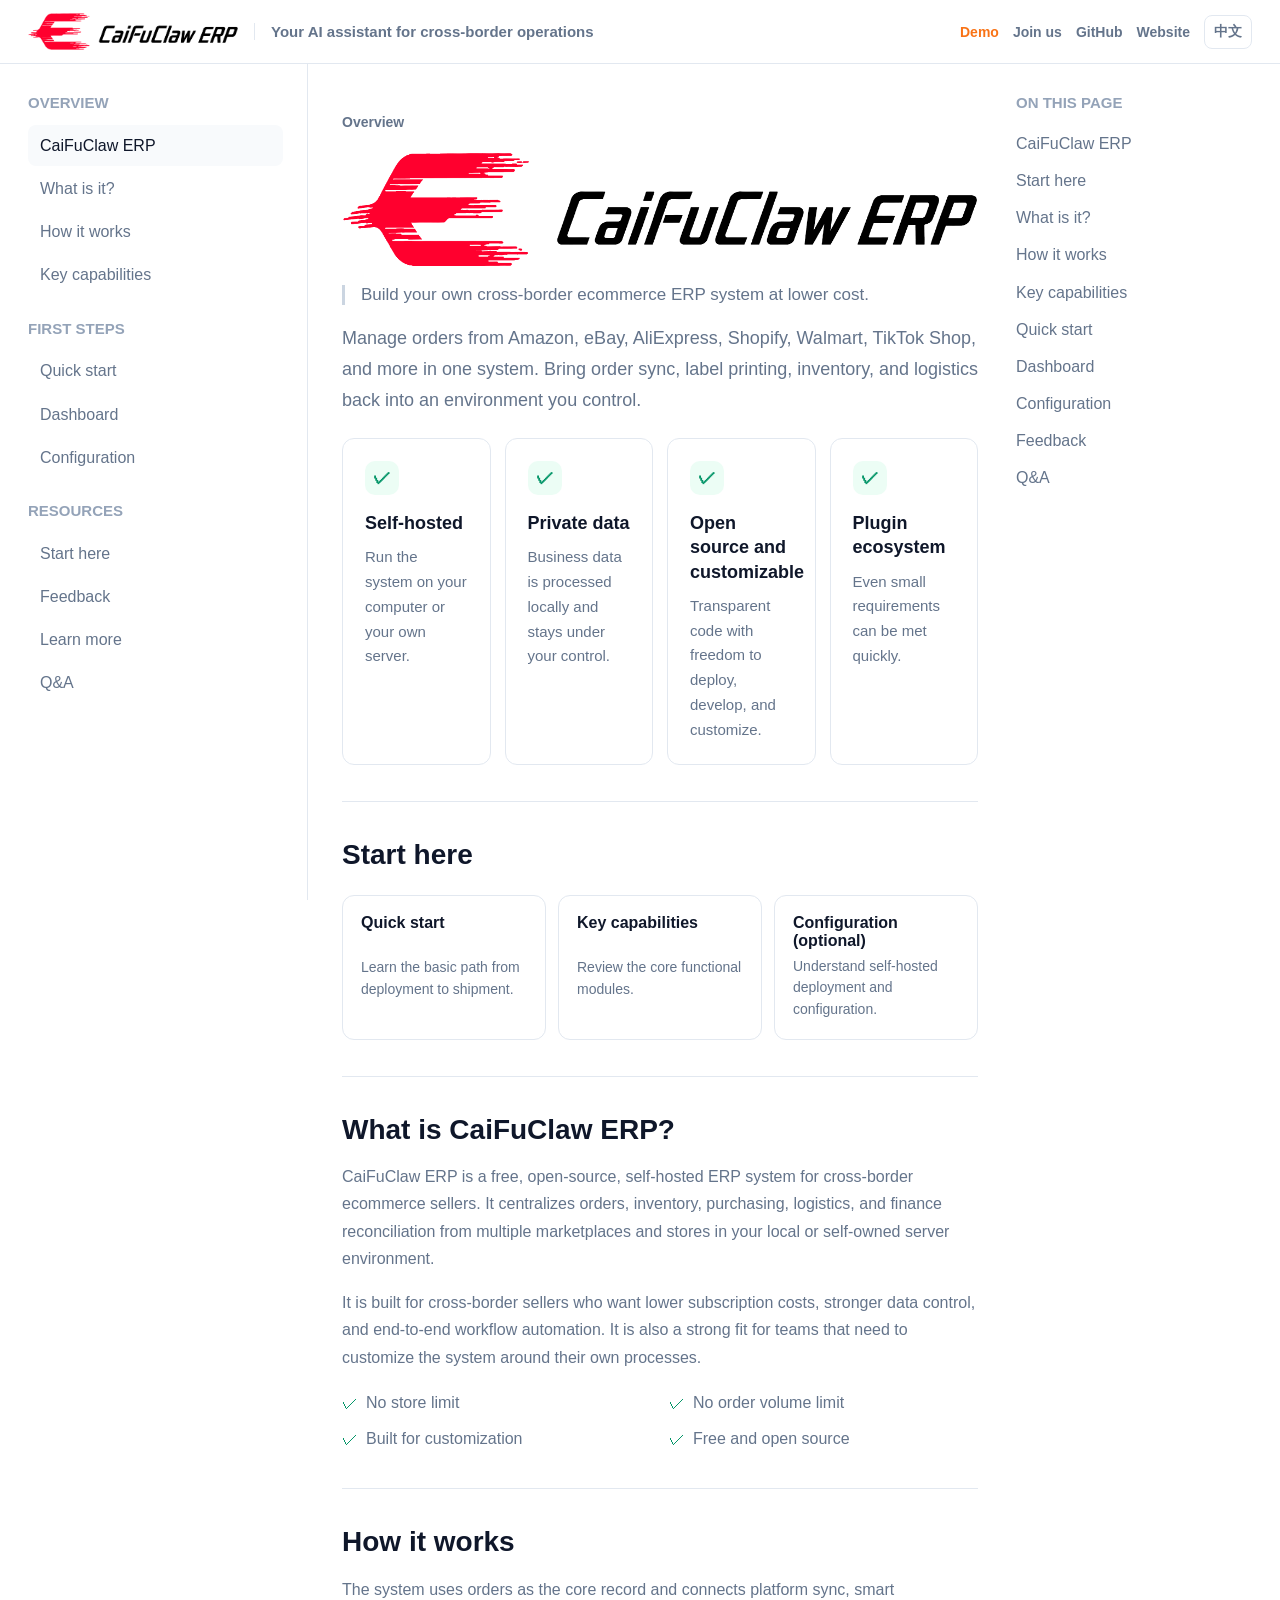
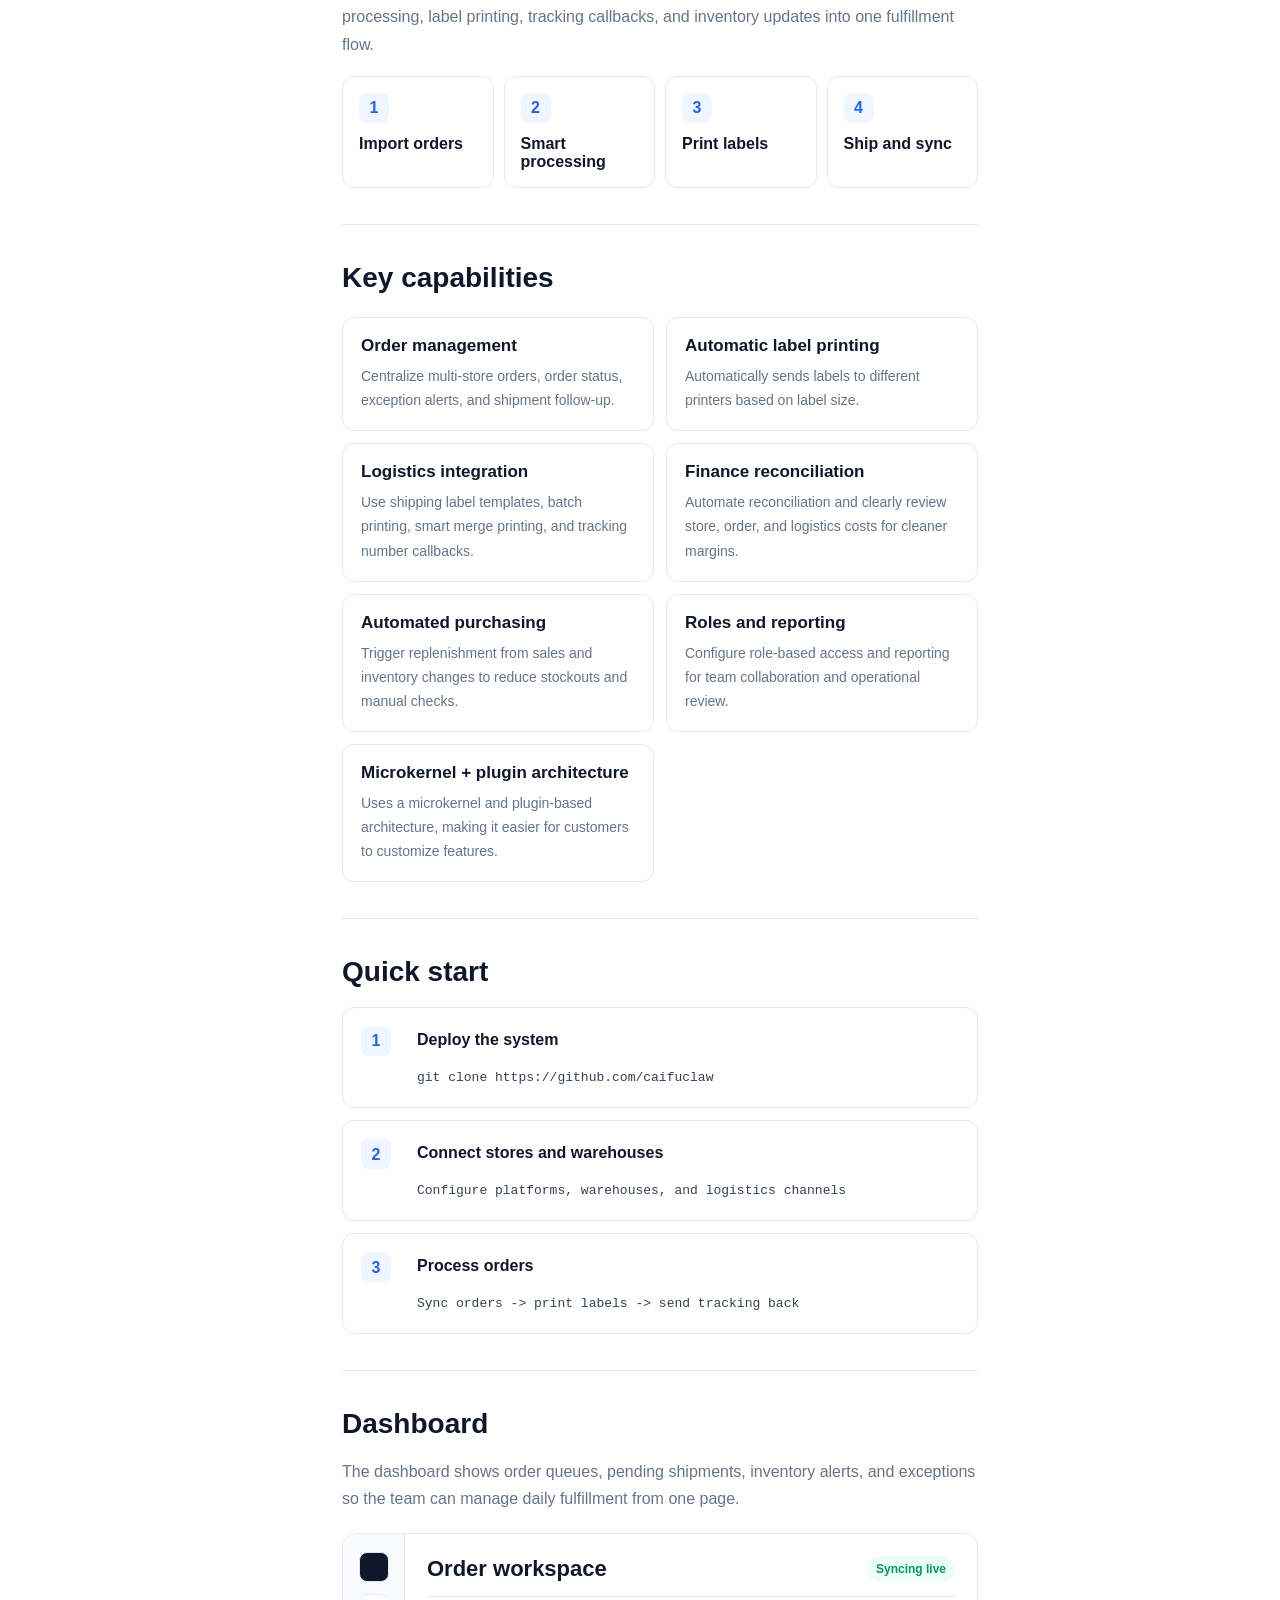
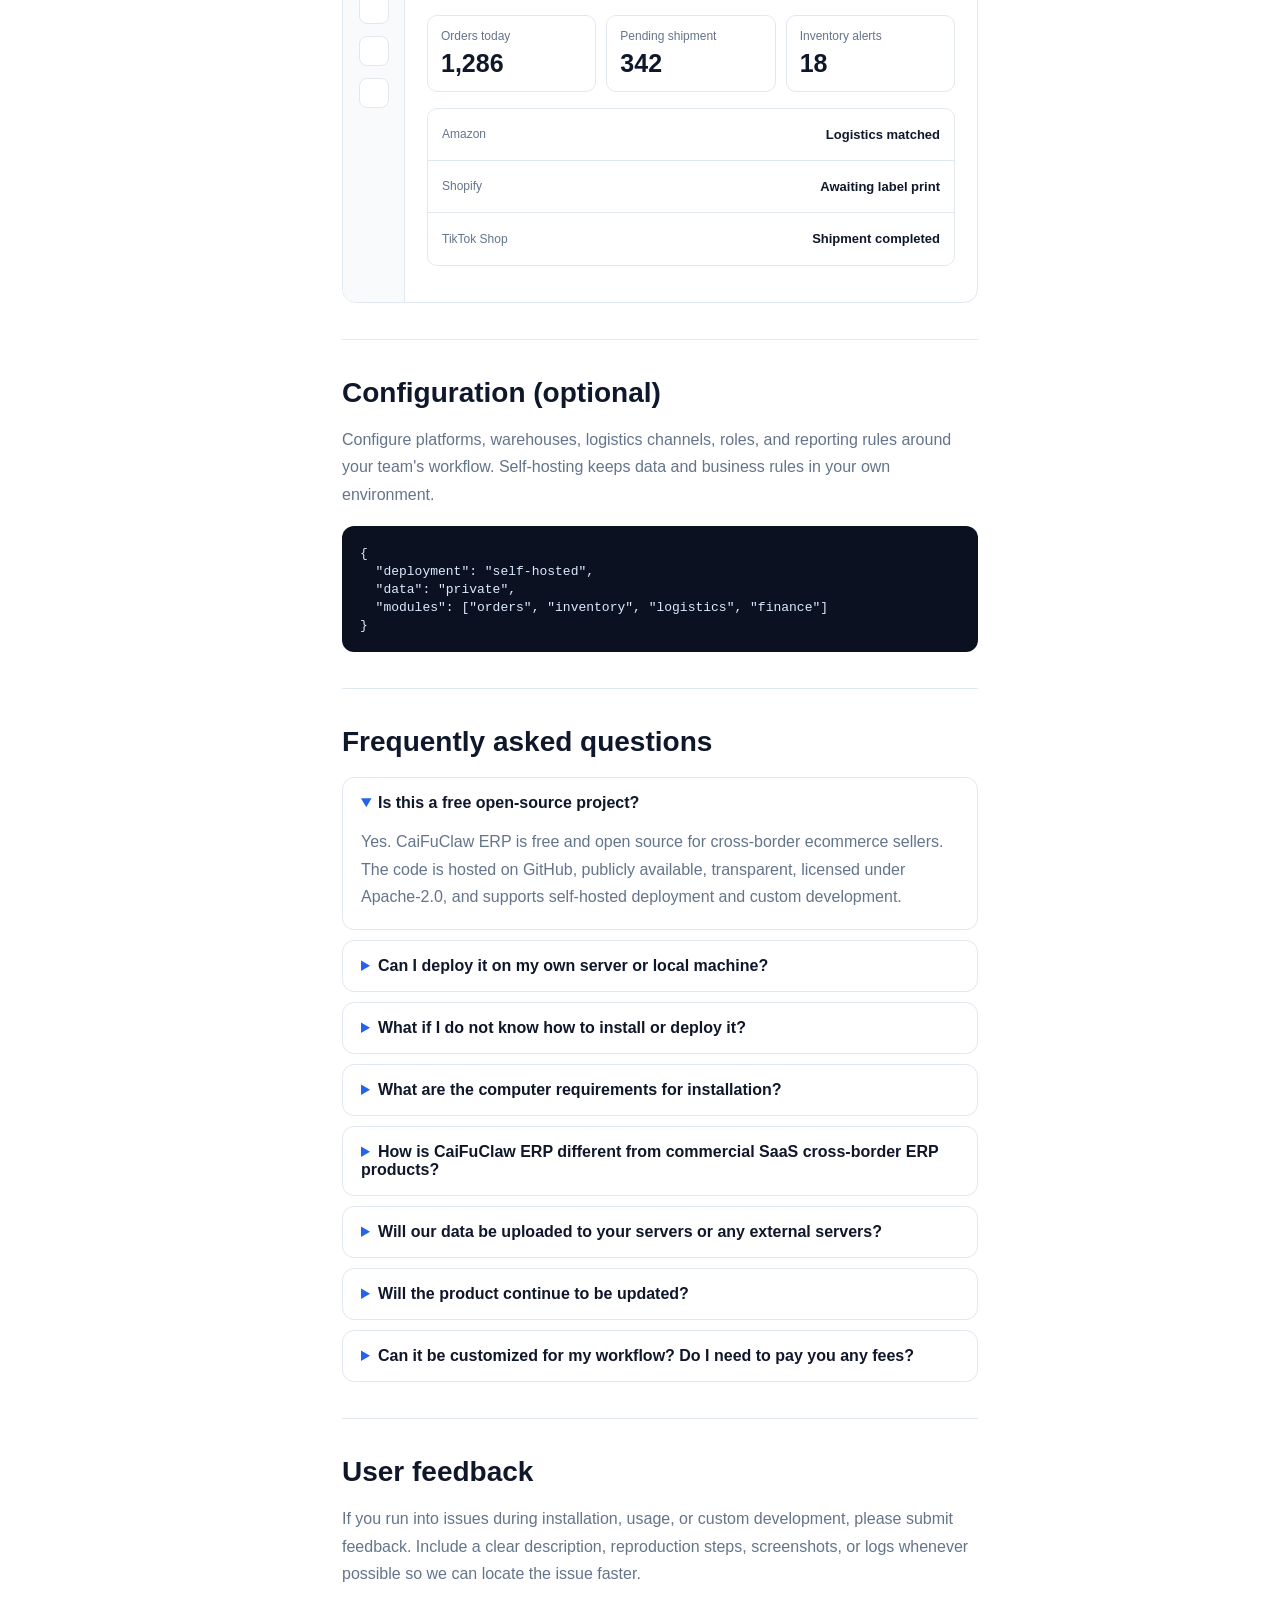
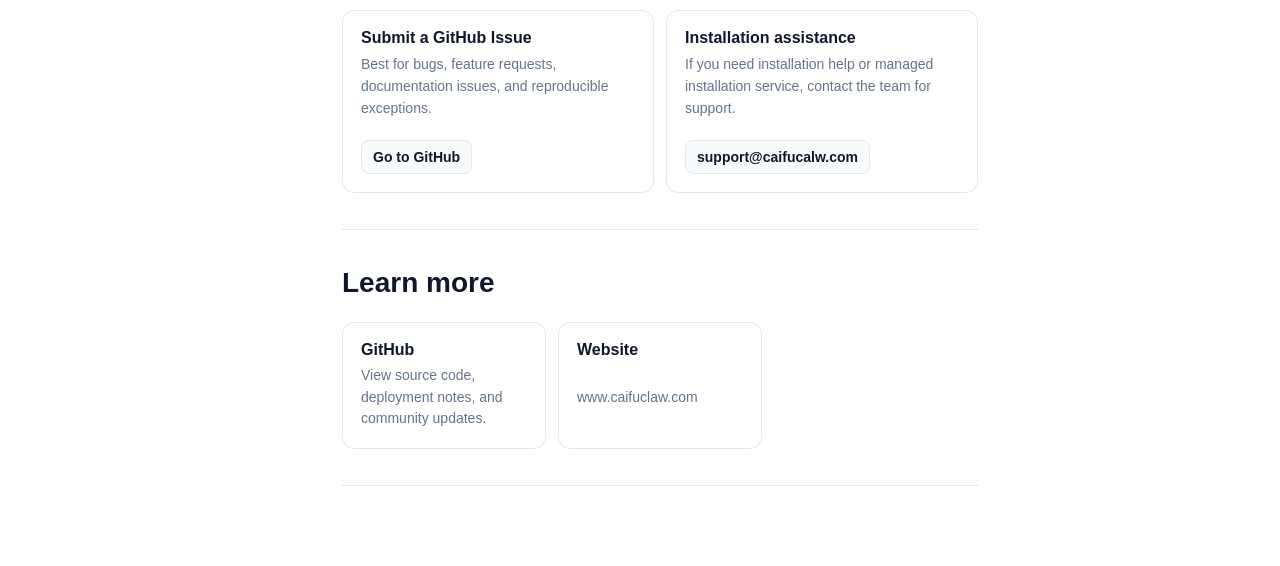
<file: index.html>
<!doctype html>
<html lang="zh-CN">
  <head>
    <meta charset="utf-8">
    <meta name="viewport" content="width=device-width, initial-scale=1">
    <title>CaiFuClaw ERP</title>
    <meta
      name="description"
      content="CaiFuClaw ERP 是免费开源、支持本地部署的数据私有化跨境电商多店铺订单管理系统，覆盖订单、库存、采购、物流、财务和报表。"
    >
    <link rel="icon" type="image/png" href="assets/favicon.png">
    <link rel="apple-touch-icon" href="assets/favicon.png">
    <link rel="stylesheet" href="styles.css?v=20260524-brand-tagline">
  </head>
  <body>
    <header class="docs-header">
      <a class="brand" href="#overview" aria-label="CaiFuClaw ERP 首页" data-i18n-aria="brandAria">
        <img src="assets/logo-wide.png" alt="CaiFuClaw ERP">
        <span class="brand-tagline" data-i18n="brandTagline">您自己的跨境运营 AI 助手</span>
      </a>
      <nav class="top-links" aria-label="项目链接">
        <a class="demo-link" href="https://demo.caifuclaw.com" target="_blank" rel="noreferrer" data-i18n="demoLink">功能演示</a>
        <a href="join.html" data-i18n="joinLink">参与贡献</a>
        <a href="https://github.com/caifuclaw" target="_blank" rel="noreferrer">GitHub</a>
        <a href="https://www.caifuclaw.com" target="_blank" rel="noreferrer">Website</a>
        <button class="lang-toggle" type="button" data-lang-toggle aria-label="Switch language">EN</button>
      </nav>
    </header>

    <div class="docs-shell">
      <aside class="sidebar" aria-label="Navigation">
        <p class="sidebar-title" data-i18n="sidebarOverview">概览</p>
        <nav>
          <a href="#overview" data-i18n="sideIntro">CaiFuClaw ERP</a>
          <a href="#what-is" data-i18n="sideWhat">这是什么？</a>
          <a href="#how-it-works" data-i18n="sideHow">如何工作</a>
          <a href="#capabilities" data-i18n="sideCapabilities">核心能力</a>
        </nav>
        <p class="sidebar-title" data-i18n="sidebarFirstSteps">快速上手</p>
        <nav>
          <a href="#quick-start" data-i18n="sideQuick">快速开始</a>
          <a href="#dashboard" data-i18n="sideDashboard">控制台</a>
          <a href="#configuration" data-i18n="sideConfig">配置</a>
        </nav>
        <p class="sidebar-title" data-i18n="sidebarResources">资源</p>
        <nav>
          <a href="#start-here" data-i18n="sideStart">从这里开始</a>
          <a href="#feedback" data-i18n="sideFeedback">问题反馈</a>
          <a href="#learn-more" data-i18n="sideLearn">了解更多</a>
          <a href="#faq" data-i18n="sideFaq">Q&A</a>
        </nav>
      </aside>

      <main class="doc-content">

        <section id="overview" class="doc-section hero-doc">
          <p class="section-label" data-i18n="docOverview">概览</p>
          <div class="logo-row" aria-label="CaiFuClaw ERP">
            <img src="assets/logo-wide.png" alt="CaiFuClaw ERP">
          </div>
          <blockquote data-i18n="docQuote">低成本搭建自己的跨境电商 ERP 系统。</blockquote>
          <p class="lead" data-i18n="heroLead">
            一个系统统一管理 Amazon、eBay、AliExpress、Shopify、Walmart、TikTok Shop 等多平台订单，把订单同步、自动打单、库存管理和物流对接放回你自己的可控环境里。
          </p>
          <div class="action-grid value-grid">
            <div class="value-card">
              <strong data-i18n="heroValueLocal">本地部署</strong>
              <span data-i18n="heroValueLocalText">系统运行在你的电脑或自有服务器。</span>
            </div>
            <div class="value-card">
              <strong data-i18n="heroValuePrivate">数据私有</strong>
              <span data-i18n="heroValuePrivateText">业务数据仅在本地处理，自主掌控。</span>
            </div>
            <div class="value-card">
              <strong data-i18n="heroValueOpen">开源可二开</strong>
              <span data-i18n="heroValueOpenText">代码公开透明，支持自由部署与二次开发和定制。</span>
            </div>
            <div class="value-card">
              <strong data-i18n="heroValuePlugin">插件生态</strong>
              <span data-i18n="heroValuePluginText">再小的需求也能被迅速满足。</span>
            </div>
          </div>
        </section>




        <section id="start-here" class="doc-section">
          <h2 data-i18n="startHereTitle">从这里开始</h2>
          <div class="link-grid">
            <a href="#quick-start"><strong data-i18n="quickStartTitle">快速开始</strong><span data-i18n="quickStartHint">了解部署和接入路径。</span></a>
            <a href="#capabilities"><strong data-i18n="capabilitiesTitle">核心能力</strong><span data-i18n="capabilityHint">查看核心功能模块。</span></a>
            <a href="#configuration"><strong data-i18n="configTitle">配置（可选）</strong><span data-i18n="configHint">了解本地部署与配置。</span></a>
          </div>
        </section>



        <section id="what-is" class="doc-section">
          <h2 data-i18n="whatTitle">CaiFuClaw ERP 是什么？</h2>
          <p data-i18n="whatText">
            CaiFuClaw ERP 是面向跨境电商卖家的自托管订单管理系统。你可以把多个平台和店铺的订单、库存、采购、物流、财务对账集中到一个本地或自有服务器环境里。
          </p>
          <p data-i18n="whoText">
            它适合希望降低订阅成本、掌控业务数据，并且需要根据自身流程做二次开发的跨境团队。
          </p>
          <ul class="check-list">
            <li data-i18n="trustStores">无店铺数量限制</li>
            <li data-i18n="trustOrders">无订单量限制</li>
            <li data-i18n="trustDev">支持二次开发</li>
            <li data-i18n="openEyebrow">免费开源 · 安心使用</li>
          </ul>
        </section>



        <section id="how-it-works" class="doc-section">
          <h2 data-i18n="howTitle">它如何工作</h2>
          <p data-i18n="howText">系统以订单为核心，把平台同步、智能处理、面单打印、物流回传和库存更新串成一条履约链路。</p>
          <div class="flow-row">
            <div><span>1</span><strong data-i18n="step1Title">订单导入</strong></div>
            <div><span>2</span><strong data-i18n="step2Title">智能处理</strong></div>
            <div><span>3</span><strong data-i18n="step3Title">打印面单</strong></div>
            <div><span>4</span><strong data-i18n="step4Title">发货回传</strong></div>
          </div>
        </section>



        <section id="capabilities" class="doc-section">
          <h2 data-i18n="capabilitiesTitle">核心能力</h2>
          <div class="capability-grid">
            <article>
              <h3 data-i18n="feature1Title">订单管理</h3>
              <p data-i18n="feature1Text">多店铺订单统一接入，集中处理订单状态、异常提醒和发货跟进。</p>
            </article>
            <article>
              <h3 data-i18n="feature3Title">自动打印面单</h3>
              <p data-i18n="feature3Text">根据面单尺寸，发送给不同打印机自动打印。</p>
            </article>
            <article>
              <h3 data-i18n="feature4Title">物流对接</h3>
              <p data-i18n="feature4Text">支持面单模板、批量打印、智能合并打印和发货后单号回传。</p>
            </article>
            <article>
              <h3 data-i18n="feature5Title">财务对账</h3>
              <p data-i18n="feature5Text">自动对账，清晰呈现店铺、订单和物流费用，让利润更透明。</p>
            </article>
            <article>
              <h3 data-i18n="feature2Title">自动采购</h3>
              <p data-i18n="feature2Text">根据销售与库存变化触发采购动作，减少缺货、漏补和人工反复核对。</p>
            </article>
            <article>
              <h3 data-i18n="feature6Title">权限与报表</h3>
              <p data-i18n="feature6Text">多角色权限设置，配合数据报表分析，适合团队协同和运营复盘。</p>
            </article>
            <article>
              <h3 data-i18n="feature7Title">微内核 + 插件化架构</h3>
              <p data-i18n="feature7Text">采用微内核 + 插件化架构，方便客户定制功能。</p>
            </article>
          </div>
        </section>



        <section id="quick-start" class="doc-section">
          <h2 data-i18n="quickStartTitle">快速开始</h2>
          <ol class="quick-steps">
            <li>
              <span>1</span>
              <div>
                <strong data-i18n="installTitle">部署系统</strong>
                <code>git clone https://github.com/caifuclaw</code>
              </div>
            </li>
            <li>
              <span>2</span>
              <div>
                <strong data-i18n="connectTitle">接入店铺与仓库</strong>
                <code data-i18n="connectCode">配置平台、仓库和物流渠道</code>
              </div>
            </li>
            <li>
              <span>3</span>
              <div>
                <strong data-i18n="shipTitle">开始处理订单</strong>
                <code data-i18n="shipCode">同步订单 → 打印面单 → 发货回传</code>
              </div>
            </li>
          </ol>
        </section>



        <section id="dashboard" class="doc-section">
          <h2 data-i18n="dashboardTitle">控制台</h2>
          <p data-i18n="dashboardText">控制台用于查看订单队列、待发货任务、库存预警和异常订单，帮助团队把日常履约集中在一个页面里。</p>
          <div class="dashboard-mock">
            <div class="mock-sidebar">
              <span></span>
              <span></span>
              <span></span>
              <span></span>
            </div>
            <div class="mock-main">
              <div class="mock-topbar">
                <strong data-i18n="mockTitle">订单工作台</strong>
                <span data-i18n="mockStatus">实时同步中</span>
              </div>
              <div class="mock-stats">
                <div><span data-i18n="mockToday">今日订单</span><strong>1,286</strong></div>
                <div><span data-i18n="mockPending">待发货</span><strong>342</strong></div>
                <div><span data-i18n="mockWarning">库存预警</span><strong>18</strong></div>
              </div>
              <div class="mock-table">
                <div><span>Amazon</span><strong data-i18n="mockRow1">已匹配物流</strong></div>
                <div><span>Shopify</span><strong data-i18n="mockRow2">待打印面单</strong></div>
                <div><span>TikTok Shop</span><strong data-i18n="mockRow3">发货完成</strong></div>
              </div>
            </div>
          </div>
        </section>



        <section id="configuration" class="doc-section">
          <h2 data-i18n="configTitle">配置（可选）</h2>
          <p data-i18n="configText">你可以按团队流程配置平台、仓库、物流渠道、角色权限和报表口径。自托管部署让数据与业务规则保持在自己的环境中。</p>
          <pre><code>{
  "deployment": "self-hosted",
  "data": "private",
  "modules": ["orders", "inventory", "logistics", "finance"]
}</code></pre>
        </section>



        <section id="faq" class="doc-section">
          <h2 data-i18n="faqTitle">常见问题</h2>
          <div class="faq-list">
            <details open>
              <summary data-i18n="faq1Question">这是免费开源项目吗？</summary>
              <p data-i18n="faq1Answer">是的，CaiFuClaw ERP 面向跨境电商卖家免费开源，代码公开透明，可自行部署、使用和二次开发。</p>
            </details>
            <details>
              <summary data-i18n="faq2Question">可以部署在自己的服务器或本地电脑上吗？</summary>
              <p data-i18n="faq2Answer">可以。系统支持本地部署，订单、库存、财务等核心数据保存在你自己的环境里，便于掌控数据安全和长期成本。</p>
            </details>
            <details>
              <summary data-i18n="faq6Question">我不会安装部署怎么办？</summary>
              <p data-i18n="faq6Answer">如果您需要安装协助，可以随时联系我们团队，我们协助您安装，我们也提供完整的代安装服务，根据情况可能会收取部分费用。</p>
            </details>
            <details>
              <summary data-i18n="faq9Question">系统安装电脑的配置要求？</summary>
              <p data-i18n="faq9Answer">最低配置：8GB 内存 + 256GB SSD，支持 macOS / Windows / Linux。推荐 Mac。</p>
            </details>
            <details>
              <summary data-i18n="faq10Question">CaiFuClaw ERP 与商业化 SaaS 跨境 ERP 有什么区别？</summary>
              <p data-i18n="faq10Answer">商业化 SaaS 跨境 ERP 通常是云端租用模式，卖家通过账号登录使用，并按店铺数、订单量或功能套餐付费。CaiFuClaw ERP 采用本地运行和开源开放的方式。您可以将系统安装在自己的电脑或服务器上，核心功能免费使用，订单、库存、财务等数据保存在本地，由您自主掌控。简单来说：SaaS ERP 更像是租用一套系统；CaiFuClaw ERP 更像是拥有一套自己的跨境运营系统。CaiFuClaw ERP 更适合希望降低长期软件成本、重视数据自主、需要个性化定制，并希望通过插件连接物流、财税、广告、代运营等服务生态的跨境卖家。</p>
            </details>
            <details>
              <summary data-i18n="faq7Question">我们的数据会上传到你们服务器或其它外部服务器么？</summary>
              <p data-i18n="faq7Answer">不会。所有数据仅在本地处理，我们无权也无法访问。源码托管于 GitHub，完全公开，欢迎审计。特别说明：有些电商平台在API授权时，强制要求公网 HTTPS 回调。因此我们提供一个极轻量的 CaiFuClaw 授权中转服务，中转服务只会临时转发授权 code，并不会也无权获取到订单、商品、库存等业务数据，这样仍然符合“本地运行、数据不上云”的规则。</p>
            </details>
            <details>
              <summary data-i18n="faq8Question">产品是否会持续更新？</summary>
              <p data-i18n="faq8Answer">我们的团队会持续快速的迭代系统，迭代速度将会快于市面上的主流商业产品，并会持续增加AI能力和自动化能力。</p>
            </details>
            <details>
              <summary data-i18n="faq5Question">能根据自己的业务流程做定制吗？需要向你们支付费用么？</summary>
              <p data-i18n="faq5Answer">可以。开源代码便于二次开发，你可以根据仓库、物流、采购、财务或团队权限等实际流程做个性化扩展。本项目采用Apache-2.0 协议，可自由部署与二次开发，无需向我们支付任何费用。</p>
            </details>
          </div>
        </section>



        <section id="feedback" class="doc-section">
          <h2 data-i18n="feedbackTitle">用户问题反馈</h2>
          <p data-i18n="feedbackText">如果你在安装、使用或二次开发过程中遇到问题，欢迎提交反馈。请尽量附上问题描述、复现步骤、截图或日志，方便我们更快定位。</p>
          <div class="feedback-panel">
            <div>
              <strong data-i18n="feedbackGithubTitle">提交 GitHub Issue</strong>
              <p data-i18n="feedbackGithubText">适合反馈 Bug、功能建议、文档问题和可复现的异常。</p>
              <a href="https://github.com/caifuclaw" target="_blank" rel="noreferrer" data-i18n="feedbackGithubButton">前往 GitHub</a>
            </div>
            <div>
              <strong data-i18n="feedbackInstallTitle">安装部署协助</strong>
              <p data-i18n="feedbackInstallText">如果你需要安装协助或代安装服务，可以联系团队获取支持。</p>
              <span class="support-email">support@caifucalw.com</span>
            </div>
          </div>
        </section>



        <section id="learn-more" class="doc-section">
          <h2 data-i18n="learnMoreTitle">了解更多</h2>
          <div class="link-grid">
            <a href="https://github.com/caifuclaw" target="_blank" rel="noreferrer"><strong>GitHub</strong><span data-i18n="docGithubHint">查看源码、部署说明和社区进展。</span></a>
            <a href="https://www.caifuclaw.com" target="_blank" rel="noreferrer"><strong>Website</strong><span>www.caifuclaw.com</span></a>
          </div>
        </section>

        <footer class="site-footer" data-zh-only>
          <a href="https://beian.miit.gov.cn/" target="_blank" rel="noreferrer">&#x7CA4;ICP&#x5907;17128098&#x53F7;-9</a>
        </footer>
      </main>

      <aside class="toc" aria-label="本页目录">
        <p data-i18n="tocTitle">本页目录</p>
        <a href="#overview" data-i18n="sideIntro">CaiFuClaw ERP</a>
        <a href="#start-here" data-i18n="sideStart">从这里开始</a>
        <a href="#what-is" data-i18n="sideWhat">这是什么？</a>
        <a href="#how-it-works" data-i18n="sideHow">如何工作</a>
        <a href="#capabilities" data-i18n="sideCapabilities">核心能力</a>
        <a href="#quick-start" data-i18n="sideQuick">快速开始</a>
        <a href="#dashboard" data-i18n="sideDashboard">控制台</a>
        <a href="#configuration" data-i18n="sideConfig">配置</a>
        <a href="#feedback" data-i18n="sideFeedback">问题反馈</a>
        <a href="#faq" data-i18n="sideFaq">Q&A</a>
      </aside>
    </div>

    <script src="script.js?v=20260524-title-quote"></script>
  </body>
</html>
</file>
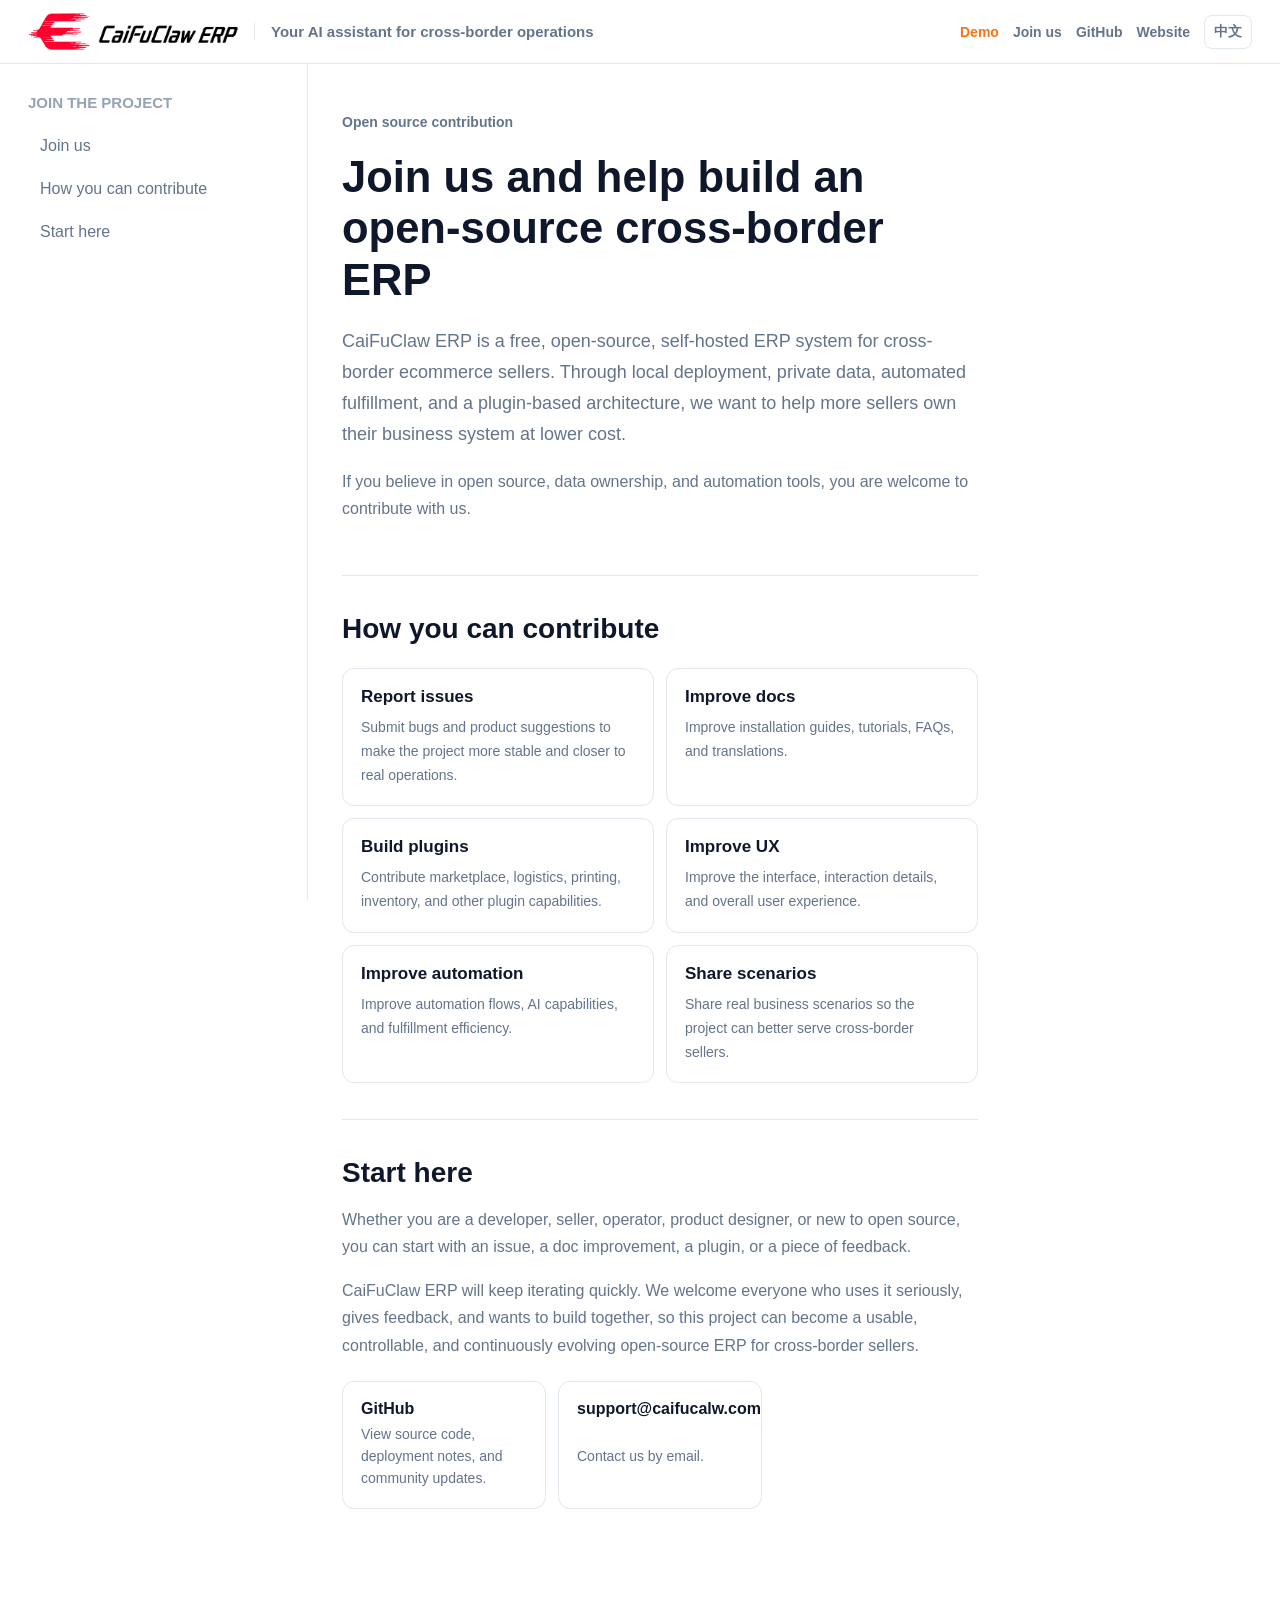
<file: join.html>
<!doctype html>
<html lang="zh-CN">
  <head>
    <meta charset="utf-8">
    <meta name="viewport" content="width=device-width, initial-scale=1">
    <title>CaiFuClaw ERP | 参与贡献</title>
    <meta
      name="description"
      content="加入 CaiFuClaw ERP 开源项目团队，一起打造面向跨境电商卖家的免费开源、自托管 ERP 系统。"
    >
    <link rel="icon" type="image/png" href="assets/favicon.png">
    <link rel="apple-touch-icon" href="assets/favicon.png">
    <link rel="stylesheet" href="styles.css?v=20260524-brand-tagline">
  </head>
  <body>
    <header class="docs-header">
      <a class="brand" href="index.html#overview" aria-label="CaiFuClaw ERP 首页" data-i18n-aria="brandAria">
        <img src="assets/logo-wide.png" alt="CaiFuClaw ERP">
        <span class="brand-tagline" data-i18n="brandTagline">您自己的跨境运营 AI 助手</span>
      </a>
      <nav class="top-links" aria-label="项目链接">
        <a class="demo-link" href="https://demo.caifuclaw.com" target="_blank" rel="noreferrer" data-i18n="demoLink">功能演示</a>
        <a href="join.html" data-i18n="joinLink">参与贡献</a>
        <a href="https://github.com/caifuclaw" target="_blank" rel="noreferrer">GitHub</a>
        <a href="https://www.caifuclaw.com" target="_blank" rel="noreferrer">Website</a>
        <button class="lang-toggle" type="button" data-lang-toggle aria-label="Switch language">EN</button>
      </nav>
    </header>

    <div class="docs-shell join-shell">
      <aside class="sidebar" aria-label="Navigation">
        <p class="sidebar-title" data-i18n="joinSidebarTitle">加入项目</p>
        <nav>
          <a class="is-active" href="#join-overview" data-i18n="joinPageTitle">参与贡献</a>
          <a href="#ways" data-i18n="joinWaysTitle">你可以参与</a>
          <a href="#start" data-i18n="joinStartTitle">从这里开始</a>
        </nav>
      </aside>

      <main class="doc-content">
        <section id="join-overview" class="doc-section hero-doc">
          <p class="section-label" data-i18n="joinPageLabel">Open source contribution</p>
          <h1 class="join-page-title" data-i18n="joinHeroTitle">参与贡献，一起打造开源跨境 ERP</h1>
          <p class="lead" data-i18n="joinHeroLead">
            CaiFuClaw ERP 是一个面向跨境电商卖家的免费开源、自托管 ERP 系统。我们希望通过本地部署、数据私有、自动化履约和插件化架构，帮助更多跨境卖家以更低成本拥有真正属于自己的业务系统。
          </p>
          <p data-i18n="joinHeroText">
            如果你认同开源、数据自主和自动化工具的价值，欢迎加入我们一起贡献这个项目。
          </p>
        </section>

        <section id="ways" class="doc-section">
          <h2 data-i18n="joinWaysTitle">你可以参与</h2>
          <div class="capability-grid contribution-grid">
            <article><h3 data-i18n="joinWay1Title">反馈问题</h3><p data-i18n="joinWay1Text">提交 Bug 反馈和使用建议，帮助项目更稳定、更贴近真实业务。</p></article>
            <article><h3 data-i18n="joinWay2Title">完善文档</h3><p data-i18n="joinWay2Text">完善安装部署文档、使用教程、常见问题和翻译内容。</p></article>
            <article><h3 data-i18n="joinWay3Title">贡献插件</h3><p data-i18n="joinWay3Text">贡献跨境平台、物流、打印、库存等插件能力。</p></article>
            <article><h3 data-i18n="joinWay4Title">优化体验</h3><p data-i18n="joinWay4Text">优化前端界面、交互细节和用户体验。</p></article>
            <article><h3 data-i18n="joinWay5Title">改进自动化</h3><p data-i18n="joinWay5Text">改进自动化流程、AI 能力和履约效率。</p></article>
            <article><h3 data-i18n="joinWay6Title">分享场景</h3><p data-i18n="joinWay6Text">分享真实业务场景，帮助项目更贴近跨境卖家需求。</p></article>
          </div>
        </section>

        <section id="start" class="doc-section">
          <h2 data-i18n="joinStartTitle">从这里开始</h2>
          <p data-i18n="joinStartText">
            无论你是开发者、跨境卖家、运营人员、产品设计师，还是刚开始了解开源项目的新朋友，都可以从一个 Issue、一段文档、一个插件或一次反馈开始。
          </p>
          <p data-i18n="joinClosingText">
            CaiFuClaw ERP 会持续快速迭代。我们欢迎每一个认真使用、愿意反馈、愿意共建的人，让这个项目成为跨境卖家真正可用、可控、可持续进化的开源 ERP。
          </p>
          <div class="link-grid">
            <a href="https://github.com/caifuclaw" target="_blank" rel="noreferrer">
              <strong>GitHub</strong>
              <span data-i18n="docGithubHint">查看源码、部署说明和社区进展。</span>
            </a>
            <a href="mailto:support@caifucalw.com">
              <strong>support@caifucalw.com</strong>
              <span data-i18n="joinEmailHint">通过邮件联系我们。</span>
            </a>
          </div>
        </section>
      </main>
    </div>

    <script src="script.js?v=20260524-title-quote"></script>
  </body>
</html>
</file>
<file: styles.css>
:root {
  --ink: #0f172a;
  --muted: #64748b;
  --soft: #f8fafc;
  --surface: #ffffff;
  --line: #e2e8f0;
  --line-strong: #cbd5e1;
  --blue: #2563eb;
  --blue-soft: #eff6ff;
  --green: #059669;
  --code: #0b1120;
}

* {
  box-sizing: border-box;
}

html {
  scroll-behavior: smooth;
}

body {
  margin: 0;
  color: var(--ink);
  font-family: Inter, Arial, "Microsoft YaHei", "PingFang SC", sans-serif;
  background: var(--surface);
}

a {
  color: inherit;
  text-decoration: none;
}

button {
  font: inherit;
}

.docs-header {
  position: sticky;
  top: 0;
  z-index: 30;
  display: grid;
  grid-template-columns: minmax(430px, auto) 1fr;
  gap: 20px;
  align-items: center;
  height: 64px;
  padding: 0 28px;
  border-bottom: 1px solid var(--line);
  background: rgba(255, 255, 255, 0.94);
  backdrop-filter: blur(14px);
}

.brand {
  display: inline-flex;
  align-items: center;
  gap: 16px;
  width: max-content;
}

.brand img {
  display: block;
  width: 210px;
  height: 40px;
  object-fit: contain;
  object-position: left center;
}

.top-links {
  display: flex;
  justify-content: flex-end;
  align-items: center;
  gap: 14px;
  color: var(--muted);
  font-size: 14px;
  font-weight: 650;
}

.top-links a:hover,
.sidebar a:hover,
.toc a:hover {
  color: var(--blue);
}

.brand-tagline {
  padding-left: 16px;
  border-left: 1px solid var(--line);
  color: var(--muted);
  font-size: 15px;
  font-weight: 700;
  white-space: nowrap;
}

.top-links .demo-link {
  color: #f97316 !important;
}

.top-links .demo-link:hover {
  color: #ea580c !important;
}

.lang-toggle {
  min-width: 48px;
  height: 34px;
  border: 1px solid var(--line);
  border-radius: 8px;
  color: var(--muted);
  background: #ffffff;
  cursor: pointer;
}

.lang-toggle:hover {
  border-color: var(--line-strong);
}

.docs-shell {
  display: grid;
  grid-template-columns: 280px minmax(0, 820px) 240px;
  gap: 34px;
  max-width: 1380px;
  margin: 0 auto;
  padding: 0 28px;
}

.sidebar,
.toc {
  position: sticky;
  top: 64px;
  height: calc(100vh - 64px);
  overflow-y: auto;
  padding: 26px 0;
}

.sidebar {
  border-right: 1px solid var(--line);
  padding-right: 24px;
}

.sidebar-title,
.toc p {
  margin: 20px 0 9px;
  color: #94a3b8;
  font-size: 15px;
  font-weight: 800;
  text-transform: uppercase;
}

.sidebar-title:first-child,
.toc p:first-child {
  margin-top: 0;
}

.sidebar nav {
  display: grid;
  gap: 2px;
}

.sidebar a,
.toc a {
  display: block;
  border-radius: 8px;
  color: var(--muted);
  line-height: 1.45;
}

.sidebar a {
  font-size: 16px;
}

.sidebar a {
  padding: 9px 12px;
}

.sidebar a.is-active {
  color: var(--ink);
  background: var(--soft);
}

.toc {
  padding-left: 4px;
}

.toc a {
  padding: 7px 0;
  font-size: 16px;
}

.doc-content {
  min-width: 0;
  padding: 46px 0 80px;
}

.doc-section {
  padding: 36px 0;
  border-bottom: 1px solid var(--line);
  scroll-margin-top: 86px;
}

.doc-section:first-child {
  padding-top: 0;
}

.doc-section:last-child {
  border-bottom: 0;
}

.section-label {
  margin: 0 0 18px;
  color: var(--muted);
  font-size: 14px;
  font-weight: 700;
}

h1,
h2,
h3,
p {
  margin-top: 0;
}

h1 {
  margin-bottom: 20px;
  color: var(--ink);
  font-size: clamp(44px, 7vw, 78px);
  line-height: 0.98;
  letter-spacing: 0;
}

.join-page-title {
  max-width: 100%;
  font-size: clamp(34px, 3.4vw, 48px);
  line-height: 1.18;
  white-space: normal;
}

h2 {
  margin-bottom: 16px;
  color: var(--ink);
  font-size: 28px;
  line-height: 1.22;
}

h3 {
  margin-bottom: 8px;
  color: var(--ink);
  font-size: 17px;
}

p,
li {
  color: var(--muted);
  line-height: 1.72;
}

.lead {
  max-width: 760px;
  font-size: 18px;
}

.logo-row {
  margin: 8px 0 18px;
}

.logo-row img {
  display: block;
  width: min(640px, 100%);
  height: auto;
}

blockquote {
  margin: 0 0 18px;
  padding-left: 16px;
  border-left: 3px solid var(--line-strong);
  color: var(--muted);
  font-size: 17px;
}

.action-grid,
.capability-grid,
.link-grid,
.feedback-panel {
  display: grid;
  grid-template-columns: repeat(3, minmax(0, 1fr));
  gap: 12px;
  margin-top: 22px;
}

.action-grid a,
.action-grid div,
.capability-grid article,
.link-grid a,
.feedback-panel div,
.quick-steps li,
.flow-row div,
.faq-list details {
  border: 1px solid var(--line);
  border-radius: 12px;
  background: #ffffff;
}

.action-grid .value-card {
  position: relative;
  min-height: 148px;
  padding: 22px;
  border-color: var(--line-strong);
  background: linear-gradient(180deg, #ffffff 0%, #f8fafc 100%);
}

.action-grid .value-card::before {
  display: grid;
  width: 34px;
  height: 34px;
  place-items: center;
  margin-bottom: 16px;
  border-radius: 10px;
  color: var(--green);
  font-size: 18px;
  font-weight: 900;
  background: #ecfdf5;
  content: "✓";
}

.action-grid a,
.action-grid div,
.link-grid a,
.feedback-panel div {
  display: grid;
  gap: 6px;
  padding: 18px;
}

.action-grid strong,
.link-grid strong,
.feedback-panel strong {
  display: block;
  color: var(--ink);
}

.action-grid span,
.link-grid span {
  display: block;
  color: var(--muted);
  font-size: 14px;
  line-height: 1.55;
}

.value-grid {
  display: grid !important;
  grid-template-columns: repeat(4, minmax(0, 1fr));
  gap: 14px;
}

.value-grid .value-card {
  display: block;
  min-height: 150px;
  padding: 22px;
  border: 1px solid var(--line);
  border-radius: 12px;
  background: #ffffff;
}

.value-grid .value-card strong {
  display: block;
  margin-bottom: 10px;
  font-size: 18px;
  line-height: 1.35;
}

.value-grid .value-card span {
  display: block;
  font-size: 15px;
  line-height: 1.65;
}

.value-grid .value-card::before {
  display: grid;
  width: 34px;
  height: 34px;
  place-items: center;
  margin-bottom: 16px;
  border-radius: 10px;
  color: var(--green);
  font-size: 18px;
  font-weight: 900;
  background: #ecfdf5;
  content: "✓";
}

.feedback-panel {
  grid-template-columns: repeat(2, minmax(0, 1fr));
}

.feedback-panel p {
  margin-bottom: 10px;
  font-size: 14px;
  line-height: 1.6;
}

.feedback-panel a {
  width: max-content;
  margin-top: 4px;
  padding: 8px 11px;
  border: 1px solid var(--line);
  border-radius: 8px;
  color: var(--ink);
  font-size: 14px;
  font-weight: 800;
  background: var(--soft);
}

.feedback-panel a:hover {
  border-color: var(--line-strong);
}

.support-email {
  width: max-content;
  margin-top: 4px;
  padding: 8px 11px;
  border: 1px solid var(--line);
  border-radius: 8px;
  color: var(--ink);
  font-size: 14px;
  font-weight: 800;
  background: var(--soft);
}

.check-list {
  display: grid;
  grid-template-columns: repeat(2, minmax(0, 1fr));
  gap: 8px 18px;
  margin: 18px 0 0;
  padding: 0;
  list-style: none;
}

.check-list li::before {
  margin-right: 8px;
  color: var(--green);
  content: "✓";
}

.flow-row {
  display: grid;
  grid-template-columns: repeat(4, minmax(0, 1fr));
  gap: 10px;
  margin-top: 18px;
}

.flow-row div {
  padding: 16px;
}

.flow-row span,
.quick-steps > li > span {
  display: grid;
  width: 30px;
  height: 30px;
  place-items: center;
  margin-bottom: 12px;
  border-radius: 8px;
  color: var(--blue);
  font-weight: 900;
  background: var(--blue-soft);
}

.flow-row strong {
  display: block;
  color: var(--ink);
}

.capability-grid {
  grid-template-columns: repeat(2, minmax(0, 1fr));
}

.capability-grid article {
  padding: 18px;
}

.capability-grid p {
  margin-bottom: 0;
  font-size: 14px;
}

.quick-steps {
  display: grid;
  gap: 12px;
  margin: 18px 0 0;
  padding: 0;
  list-style: none;
}

.quick-steps li {
  display: grid;
  grid-template-columns: 42px 1fr;
  gap: 14px;
  padding: 18px;
}

.quick-steps span {
  margin-bottom: 0;
}

.quick-steps strong {
  display: block;
  margin-bottom: 8px;
  color: var(--ink);
}

code,
pre {
  font-family: "SFMono-Regular", Consolas, "Liberation Mono", monospace;
}

code {
  color: #334155;
  font-size: 13px;
}

pre {
  overflow-x: auto;
  margin: 18px 0 0;
  padding: 18px;
  border-radius: 12px;
  color: #dbeafe;
  background: var(--code);
}

pre code {
  color: inherit;
}

.dashboard-mock {
  display: grid;
  grid-template-columns: 62px minmax(0, 1fr);
  min-height: 370px;
  overflow: hidden;
  margin-top: 20px;
  border: 1px solid var(--line);
  border-radius: 14px;
  background: #ffffff;
}

.mock-sidebar {
  display: flex;
  flex-direction: column;
  gap: 12px;
  align-items: center;
  padding: 18px 0;
  border-right: 1px solid var(--line);
  background: var(--soft);
}

.mock-sidebar span {
  width: 30px;
  height: 30px;
  border: 1px solid var(--line);
  border-radius: 8px;
  background: #ffffff;
}

.mock-sidebar span:first-child {
  background: var(--ink);
}

.mock-main {
  padding: 22px;
}

.mock-topbar {
  display: flex;
  align-items: center;
  justify-content: space-between;
  gap: 12px;
  margin-bottom: 18px;
  padding-bottom: 14px;
  border-bottom: 1px solid var(--line);
}

.mock-topbar strong {
  color: var(--ink);
  font-size: 22px;
}

.mock-topbar span {
  padding: 6px 9px;
  border-radius: 999px;
  color: var(--green);
  font-size: 12px;
  font-weight: 800;
  background: #ecfdf5;
}

.mock-stats {
  display: grid;
  grid-template-columns: repeat(3, minmax(0, 1fr));
  gap: 10px;
  margin-bottom: 16px;
}

.mock-stats div,
.mock-table {
  border: 1px solid var(--line);
  border-radius: 10px;
  background: #ffffff;
}

.mock-stats div {
  padding: 13px;
}

.mock-stats span,
.mock-table span {
  display: block;
  color: var(--muted);
  font-size: 12px;
}

.mock-stats strong {
  display: block;
  margin-top: 6px;
  color: var(--ink);
  font-size: 25px;
}

.mock-table {
  overflow: hidden;
}

.mock-table div {
  display: grid;
  grid-template-columns: 1fr auto;
  gap: 12px;
  align-items: center;
  min-height: 52px;
  padding: 0 14px;
  border-bottom: 1px solid var(--line);
}

.mock-table div:last-child {
  border-bottom: 0;
}

.mock-table strong {
  color: var(--ink);
  font-size: 13px;
}

.faq-list {
  display: grid;
  gap: 10px;
  margin-top: 18px;
}

.faq-list summary {
  cursor: pointer;
  padding: 16px 18px;
  color: var(--ink);
  font-weight: 800;
}

.faq-list summary::marker {
  color: var(--blue);
}

.faq-list p {
  margin: 0;
  padding: 0 18px 18px;
}

.site-footer {
  max-width: 1380px;
  margin: 0 auto;
  padding: 22px 28px 30px;
  border-top: 1px solid var(--line);
  color: var(--muted);
  font-size: 14px;
  text-align: center;
}

.site-footer a:hover {
  color: var(--blue);
}

@media (max-width: 1180px) {
  .docs-header {
    grid-template-columns: 1fr;
  }

  .docs-shell {
    grid-template-columns: 250px minmax(0, 1fr);
  }

  .toc {
    display: none;
  }

  .value-grid {
    grid-template-columns: repeat(2, minmax(0, 1fr));
  }
}

@media (max-width: 860px) {
  .docs-header {
    position: static;
    grid-template-columns: 1fr;
    height: auto;
    padding: 14px 18px;
  }

  .docs-shell {
    display: block;
    padding: 0 20px;
  }

  .sidebar {
    position: static;
    height: auto;
    margin: 0 -20px;
    padding: 14px 20px;
    border-right: 0;
    border-bottom: 1px solid var(--line);
  }

  .sidebar nav {
    display: flex;
    overflow-x: auto;
    gap: 6px;
  }

  .sidebar-title {
    display: none;
  }

  .sidebar a {
    flex: 0 0 auto;
  }

  .doc-content {
    padding-top: 32px;
  }

  .action-grid,
  .capability-grid,
  .link-grid,
  .feedback-panel,
  .value-grid,
  .flow-row {
    grid-template-columns: 1fr;
  }

  .check-list {
    grid-template-columns: 1fr;
  }
}

@media (max-width: 620px) {
  .brand {
    align-items: flex-start;
    flex-direction: column;
    gap: 8px;
  }

  .brand-tagline {
    padding-left: 0;
    border-left: 0;
    font-size: 13px;
    white-space: normal;
  }

  .top-links a {
    display: none;
  }

  h1 {
    font-size: 42px;
  }

  .quick-steps li,
  .dashboard-mock {
    grid-template-columns: 1fr;
  }

  .mock-sidebar {
    flex-direction: row;
    justify-content: center;
    padding: 12px;
    border-right: 0;
    border-bottom: 1px solid var(--line);
  }

  .mock-stats {
    grid-template-columns: 1fr;
  }

  .mock-table div {
    grid-template-columns: 1fr;
    gap: 4px;
    padding: 12px 14px;
  }
}
</file>
